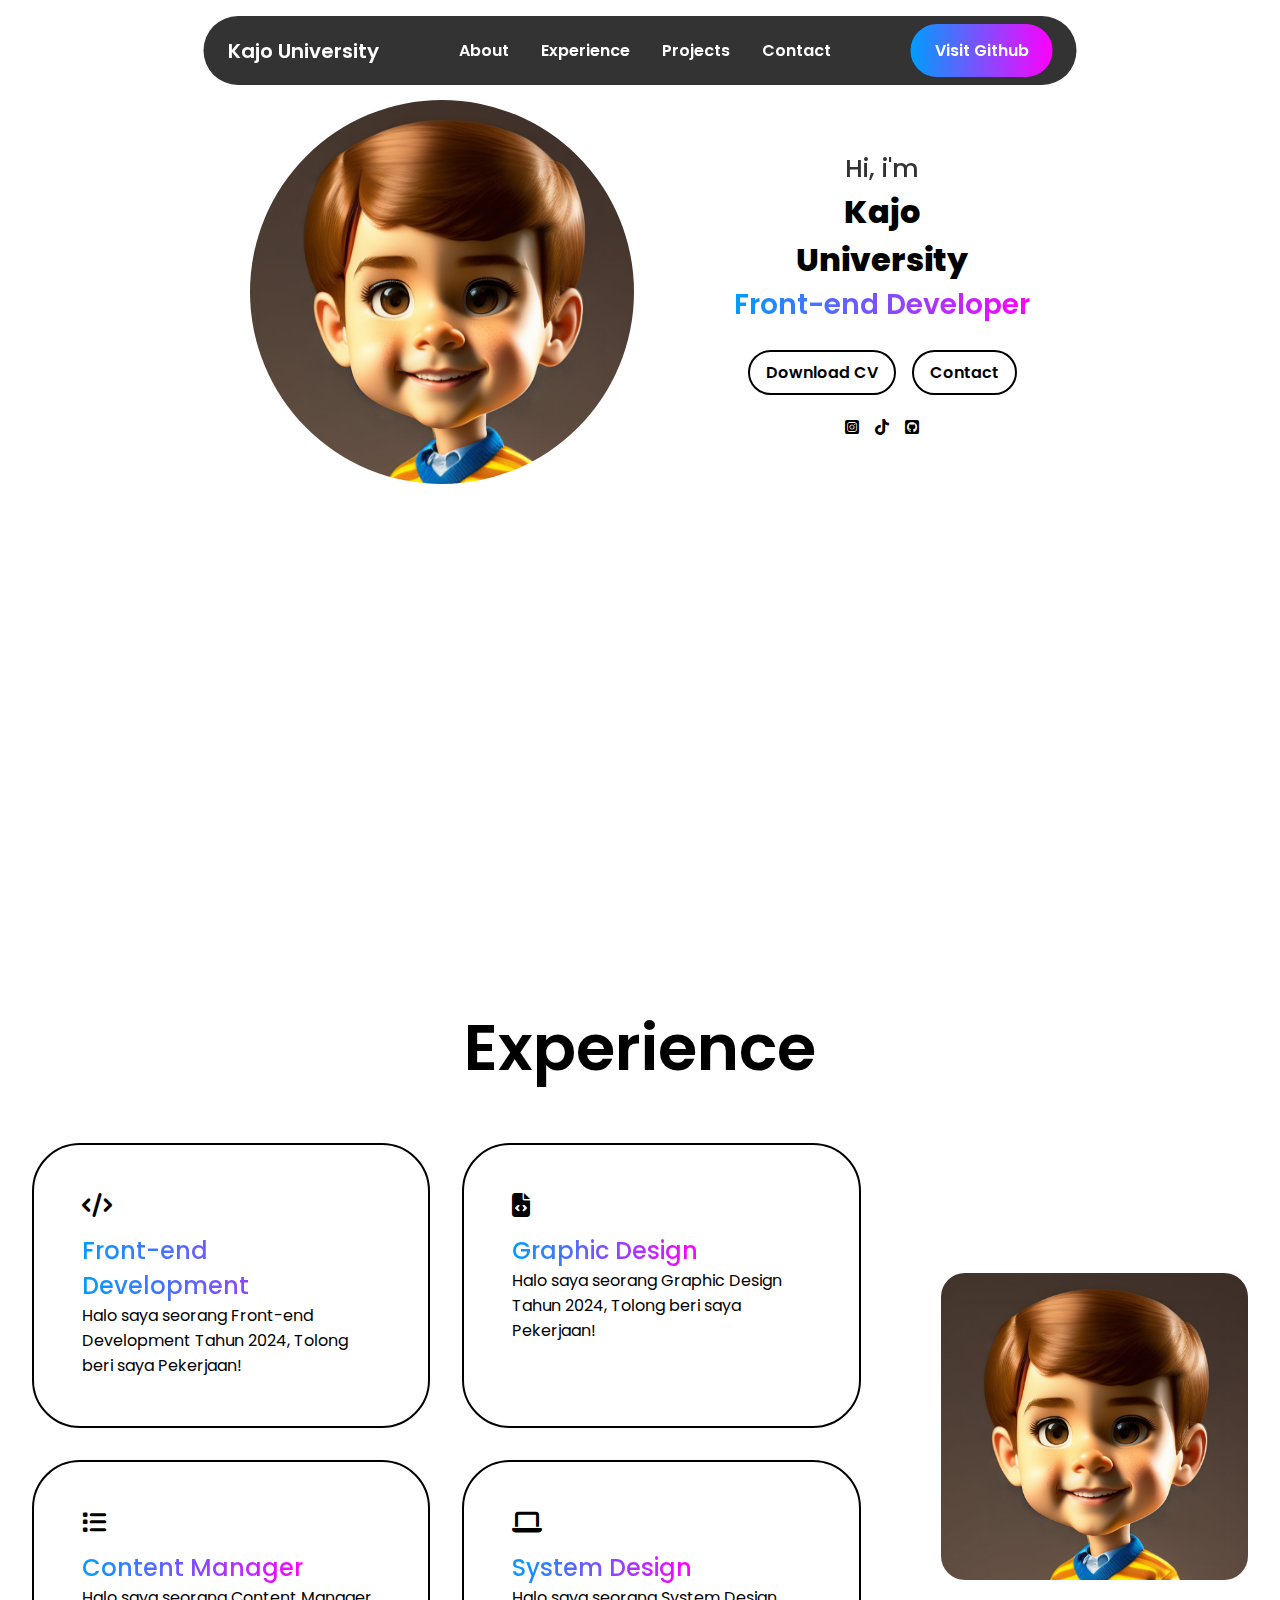
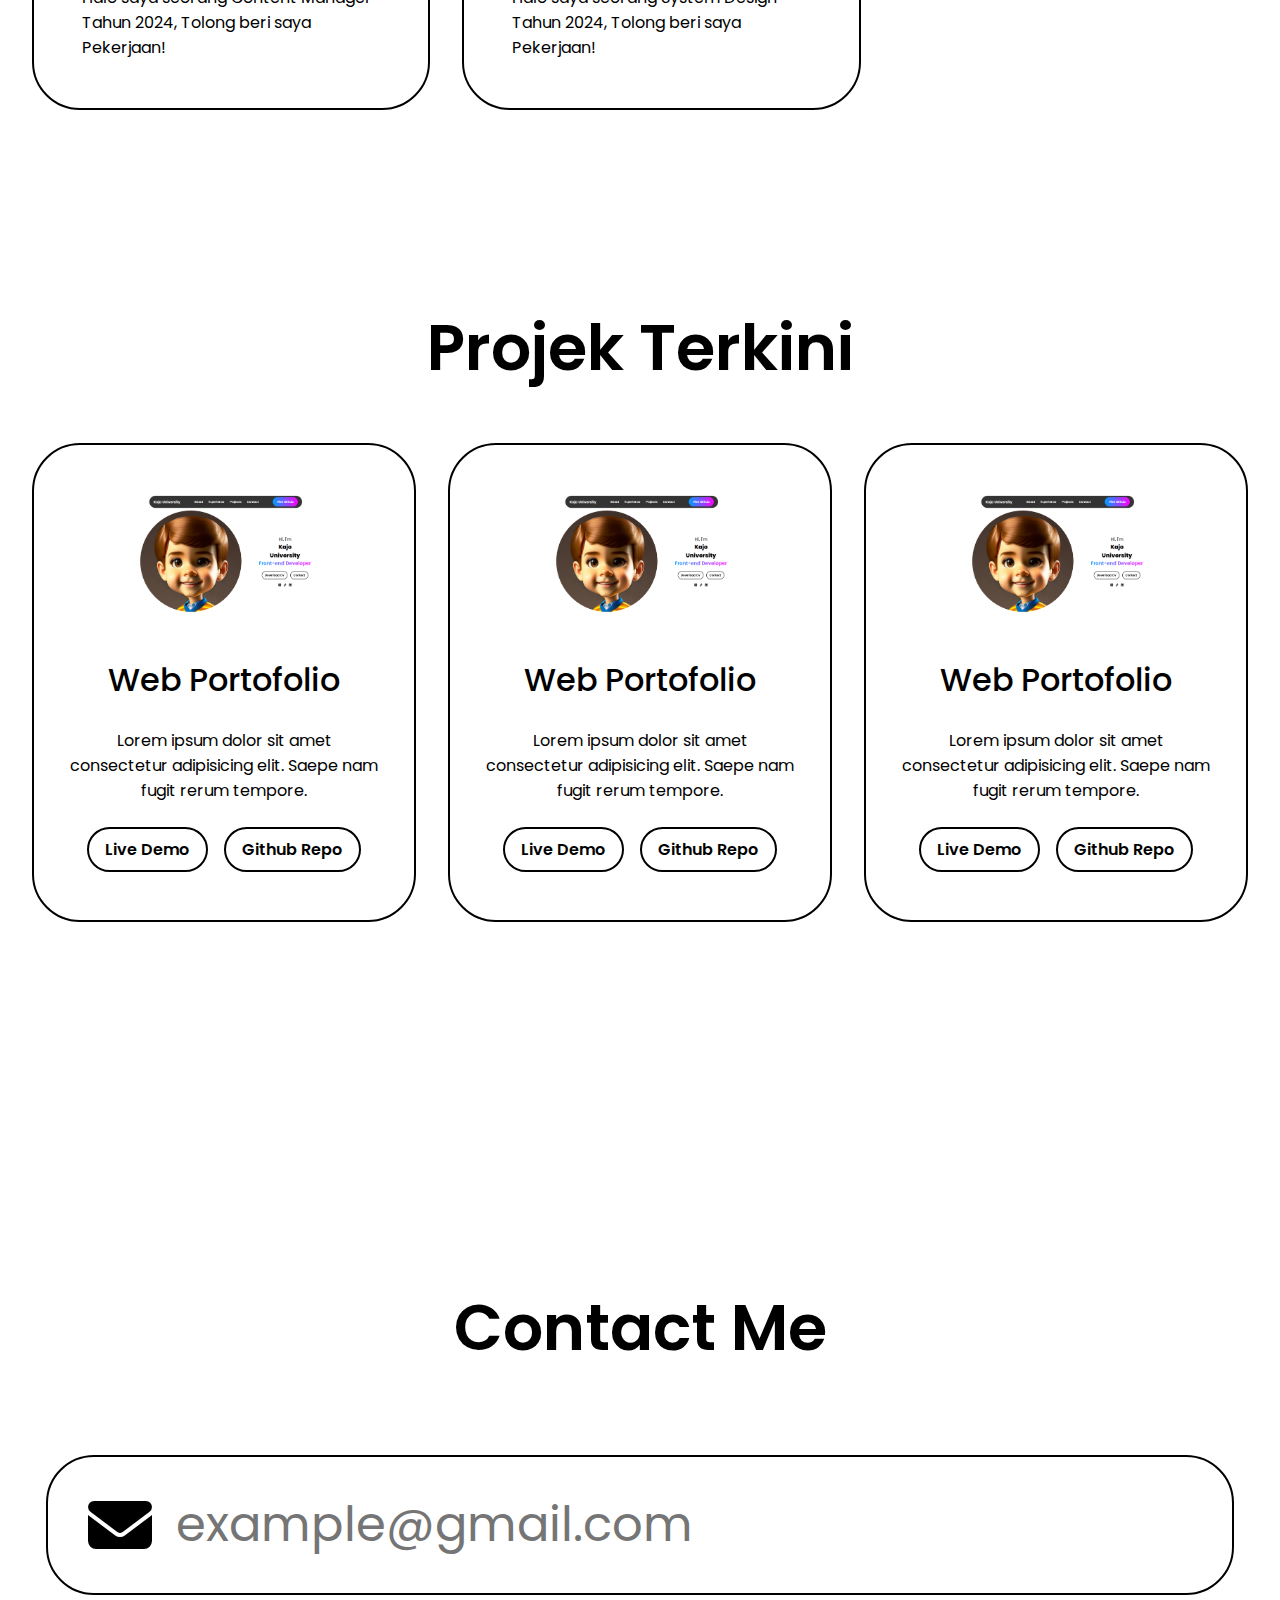
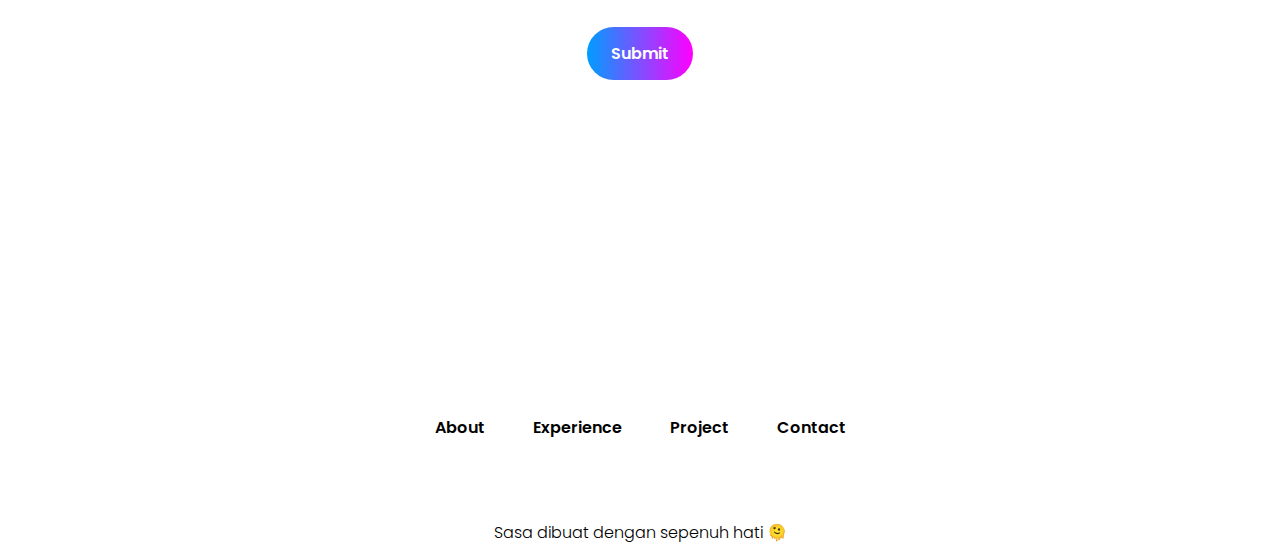
<file: index.html>
<!DOCTYPE html>
<html lang="en">
  <head>
    <meta charset="UTF-8" />
    <meta name="viewport" content="width=device-width, initial-scale=1.0" />
    <title>My Portofolio | Kajo</title>
    <link rel="stylesheet" href="style.css" />
    <!-- FONT AWESOME -->
    <link
      rel="stylesheet"
      href="https://cdnjs.cloudflare.com/ajax/libs/font-awesome/6.6.0/css/all.min.css"
    />
    <!-- GOOGLE FONT POPPINS -->
    <link rel="preconnect" href="https://fonts.googleapis.com" />
    <link rel="preconnect" href="https://fonts.gstatic.com" crossorigin />
    <link
      href="https://fonts.googleapis.com/css2?family=Poppins:ital,wght@0,100;0,200;0,300;0,400;0,500;0,600;0,700;0,800;0,900;1,100;1,200;1,300;1,400;1,500;1,600;1,700;1,800;1,900&display=swap"
      rel="stylesheet"
    />
  </head>
  <body>
    <!-- NAVBAR START -->
    <header>
      <!-- Kotak Pertama -->
      <a href="#" class="logo">
        <span>Kajo University</span>
      </a>
      <!-- Kotak Kedua -->
      <ul class="nav-links">
        <li>
          <a href="#about">About</a>
        </li>
        <li>
          <a href="#experience">Experience</a>
        </li>
        <li>
          <a href="#projects">Projects</a>
        </li>
        <li>
          <a href="#contact">Contact</a>
        </li>
      </ul>
      <!-- Kotak Ketiga -->
      <button class="visit-btn">Visit Github</button>
    </header>
    <!-- NAVBAR END -->

    <!-- ABOUT START -->
    <section id="about" class="about">
      <div class="about-container">
        <img src="IMAM.png" alt="about" />
        <div class="info-box">
          <div class="text">
            <h3>Hi, i'm</h3>
            <h1>Kajo</h1>
            <h1>University</h1>
            <span>Front-end Developer</span>
          </div>
          <div class="btn-group">
            <div class="btn">Download CV</div>
            <div class="btn">Contact</div>
          </div>
          <div class="socials">
            <i class="fa-brands fa-square-instagram"></i>
            <i class="fa-brands fa-tiktok"></i>
            <i class="fa-brands fa-square-github"></i>
          </div>
        </div>
      </div>
    </section>
    <!-- ABOUT END -->

    <!-- EXPERIENCE START -->
    <section id="experience" class="experience">
      <h2 class="section-title">Experience</h2>
      <div class="experience-info">
        <div class="grid">
          <div class="grid-card">
            <i class="fa-solid fa-code"></i>
            <span>Front-end Development</span>
            <p>
              Halo saya seorang Front-end Development Tahun 2024, Tolong beri
              saya Pekerjaan!
            </p>
          </div>
          <div class="grid-card">
            <i class="fa-solid fa-file-code"></i>
            <span>Graphic Design</span>
            <p>
              Halo saya seorang Graphic Design Tahun 2024, Tolong beri saya
              Pekerjaan!
            </p>
          </div>
          <div class="grid-card">
            <i class="fa-solid fa-list"></i>
            <span>Content Manager</span>
            <p>
              Halo saya seorang Content Manager Tahun 2024, Tolong beri saya
              Pekerjaan!
            </p>
          </div>
          <div class="grid-card">
            <i class="fa-solid fa-laptop"></i>
            <span>System Design</span>
            <p>
              Halo saya seorang System Design Tahun 2024, Tolong beri saya
              Pekerjaan!
            </p>
          </div>
        </div>
        <img src="IMAM.png" alt="experience image" />
      </div>
    </section>
    <!-- EXPERIENCE END -->

    <!-- PROJECT START -->
    <section id="projects" class="projects">
      <h2 class="section-title">Projek Terkini</h2>
      <div class="grid-projects">
        <div class="project-card">
          <img src="project123.png" alt="project 1" />
          <h3>Web Portofolio</h3>
          <p>
            Lorem ipsum dolor sit amet consectetur adipisicing elit. Saepe nam
            fugit rerum tempore.
          </p>
          <div class="btn-group">
            <div class="btn">Live Demo</div>
            <div class="btn">Github Repo</div>
          </div>
        </div>
        <div class="project-card">
          <img src="project123.png" alt="project 2" />
          <h3>Web Portofolio</h3>
          <p>
            Lorem ipsum dolor sit amet consectetur adipisicing elit. Saepe nam
            fugit rerum tempore.
          </p>
          <div class="btn-group">
            <div class="btn">Live Demo</div>
            <div class="btn">Github Repo</div>
          </div>
        </div>
        <div class="project-card">
          <img src="project123.png" alt="project 3" />
          <h3>Web Portofolio</h3>
          <p>
            Lorem ipsum dolor sit amet consectetur adipisicing elit. Saepe nam
            fugit rerum tempore.
          </p>
          <div class="btn-group">
            <div class="btn">Live Demo</div>
            <div class="btn">Github Repo</div>
          </div>
        </div>
      </div>
    </section>
    <!-- PROJECT END -->

    <!-- CONTACT START -->
    <section id="contact" class="contact">
      <div class="input-box">
        <h2 class="section-title">Contact Me</h2>
        <div class="input">
          <input type="email" placeholder="example@gmail.com" />
          <i class="fa-solid fa-envelope"></i>
        </div>
        <div class="visit-btn">Submit</div>
      </div>
    </section>
    <!-- CONTACT END -->
    <!-- FOOTER START -->
    <footer>
      <ul>
        <li>
          <a href="#about">About</a>
        </li>
        <li>
          <a href="#experience">Experience</a>
        </li>
        <li>
          <a href="#projects">Project</a>
        </li>
        <li>
          <a href="#contact">Contact</a>
        </li>
      </ul>
      <p class="copyright">Sasa dibuat dengan sepenuh hati 🫠</p>
    </footer>
    <!-- FOOTER END -->
  </body>
</html>
</file>
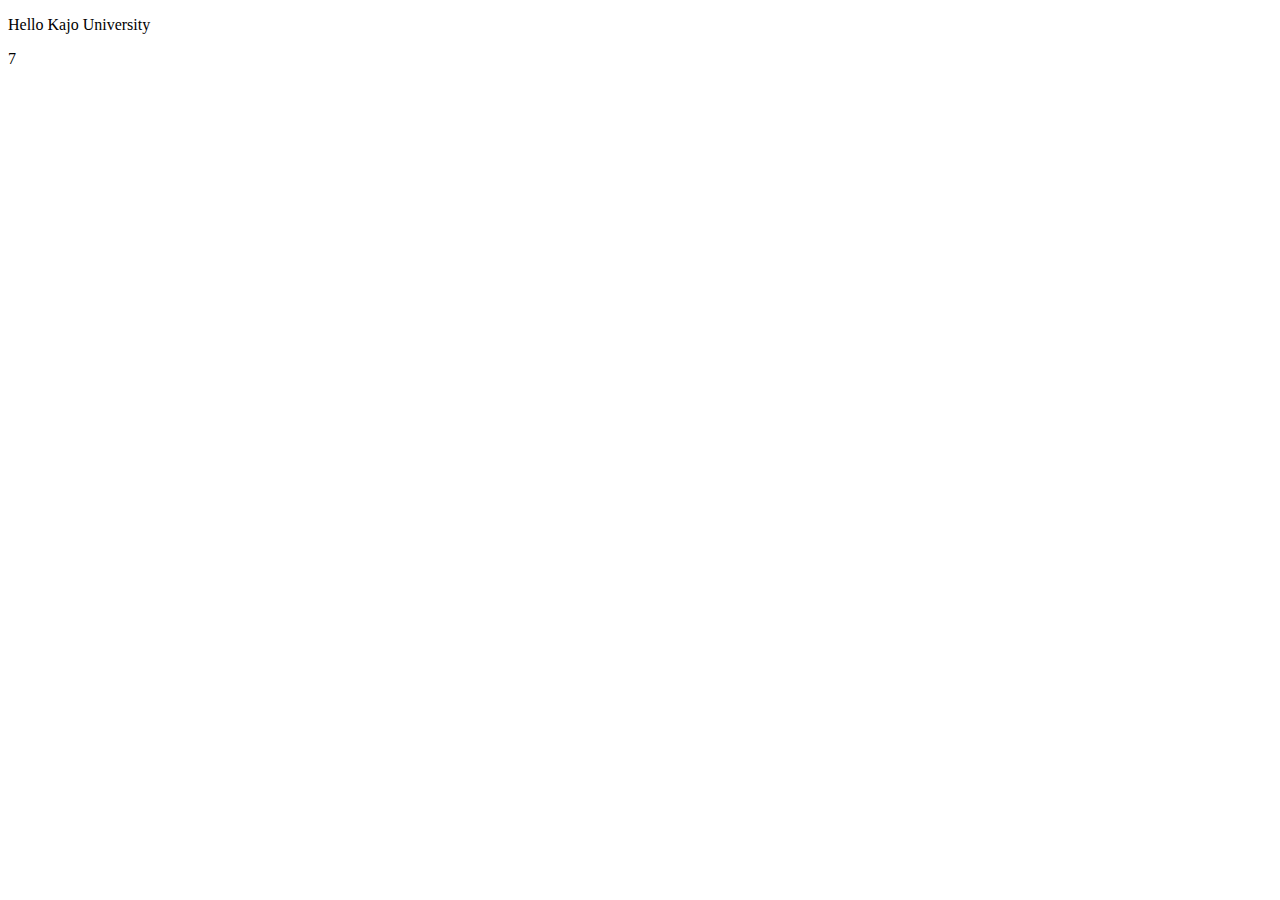
<file: function.html>
<!DOCTYPE html>
<html lang="en">
  <head>
    <meta charset="UTF-8" />
    <meta name="viewport" content="width=device-width, initial-scale=1.0" />
    <title>Kajo University</title>
  </head>
  <body>
    <script>
      function sayHello(firstName, LastName) {
        const say = `<p>Hello ${firstName} ${LastName}</p>`;
        return say;
      }
      const hasil = sayHello("Kajo", "University");
      document.writeln(hasil);
      function sum(a, b) {
        const resultSum = a + b;
        return resultSum;
      }
      const hasilSum = sum(2, 5);
      document.writeln(hasilSum);
    </script>
  </body>
</html>
</file>
<file: style.css>
* {
  font-family: "Poppins", sans-serif;
  margin: 0;
  padding: 0;
  list-style: none;
  box-sizing: border-box;
  text-decoration: none;
  scroll-behavior: smooth;
}
/* NAVBAR START */
header {
  position: fixed;
  top: 16px;
  left: 50%;
  transform: translateX(-50%);
  display: flex;
  align-items: center;
  justify-content: center;
  gap: 80px;
  background-color: rgba(0, 0, 0, 0.8);
  padding-top: 8px;
  padding-bottom: 8px;
  padding-left: 24px;
  padding-right: 24px;
  border-radius: 48px;
  z-index: 1000;
}
.logo {
  color: white;
  font-size: 20px;
  font-weight: 600;
  text-wrap: nowrap;
  transition: 0.3s ease-in-out;
}
.logo:hover {
  transform: scale(1.1);
}
.nav-links {
  display: flex;
  gap: 32px;
}
li a {
  position: relative;
  color: white;
  font-weight: 600;
}
li a::before {
  position: absolute;
  content: "";
  width: 0;
  left: 0;
  height: 5px;
  top: 25px;
  border: 16px;
  background: linear-gradient(to right, rgb(0, 157, 255), rgb(255, 0, 255));
  transition: 0.3s ease-in-out;
}
li a:hover::before {
  width: 100%;
}
.visit-btn {
  padding: 14px 24px;
  border-radius: 48px;
  border: none;
  font-weight: 600;
  font-size: 16px;
  color: white;
  cursor: pointer;
  text-wrap: nowrap;
  background: linear-gradient(to right, rgb(0, 157, 255), rgb(255, 0, 255));
}
.visit-btn:hover {
  transform: scale(1.03);
  background: linear-gradient(to right, rgb(238, 255, 0), rgb(0, 255, 60));
  color: black;
}
/* NAVBAR END */
/* About Start */
section {
  min-height: 100vh;
  padding: 100px 32px 80px 32px;
  position: relative;
  width: 100%;
}
.about-container {
  display: flex;
  justify-content: center;
  align-items: center;
  gap: 100px;
}
.about-container img {
  width: 30vw;
  border-radius: 50%;
}
.info-box {
  display: flex;
  align-items: center;
  justify-content: center;
  text-align: center;
  flex-direction: column;
  gap: 24px;
}
.info-box h3 {
  font-size: 25px;
  font-weight: 500;
  opacity: 0.8;
}
.info-box h1 {
  font-size: 32px;
  font-weight: 800;
}
.info-box span {
  background: linear-gradient(to right, rgb(0, 157, 255), rgb(255, 0, 255));
  font-size: 28px;
  font-weight: 600;
  background-clip: text;
  color: transparent;
}
.btn-group {
  display: flex;
  gap: 16px;
}
.btn-group .btn {
  border: 2px solid black;
  padding: 8px 16px 8px 16px;
  border-radius: 32px;
  cursor: pointer;
  font-weight: 600;
  text-wrap: nowrap;
  transition: 0.3s ease-in-out;
}
.btn-group .btn:hover {
  background: linear-gradient(to right, rgb(238, 255, 0), rgb(0, 255, 60));
}
.socials {
  display: flex;
  cursor: pointer;
  gap: 16px;
}
.socials i:hover {
  transform: scale(1.1);
}
/* About End */
/* Experience Start */
.section-title {
  font-size: 64px;
  text-align: center;
  font-weight: 600;
  margin-bottom: 48px;
}
.experience-info {
  display: flex;
  align-items: center;
  justify-content: center;
  gap: 80px;
}
.experience img {
  width: 24vw;
  border-radius: 24px;
}
.grid {
  display: grid;
  grid-template-columns: repeat(2, 1fr);
  gap: 32px;
}
.grid-card {
  border: 2px solid black;
  padding: 48px;
  border-radius: 48px;
  display: flex;
  align-items: baseline;
  justify-content: left;
  flex-direction: column;
  cursor: pointer;
  transition: 0.2s ease-in-out;
}
.grid-card:hover {
  background: black;
  transform: scale(1.02);
  color: rgb(255, 255, 255);
}
.grid-card i {
  font-size: 24px;
  margin-bottom: 16px;
}
.grid-card span {
  font-size: 24px;
  font-weight: 500;
  background: linear-gradient(to right, rgb(0, 157, 255), rgb(255, 0, 255));
  background-clip: text;
  color: transparent;
}
::-webkit-scrollbar {
  width: 10px;
}
::-webkit-scrollbar-track {
  background: rgb(219, 219, 219);
}
::-webkit-scrollbar-thumb {
  background: linear-gradient(rgb(0, 157, 255), rgb(255, 0, 255));
  cursor: pointer;
}
/* Experience End */
/* Project Start */
.grid-projects {
  display: grid;
  grid-template-columns: repeat(auto-fit, minmax(300px, 1fr));
  gap: 32px;
}
.project-card {
  padding: 48px 32px;
  display: flex;
  flex-direction: column;
  align-items: center;
  justify-content: center;
  text-align: center;
  gap: 24px;
  border: 2px solid black;
  border-radius: 48px;
  cursor: pointer;
  transition: 0.3s ease-in-out;
}
.project-card:hover {
  background-color: black;
  color: white;
  transform: translateY(-10px) scale(1.02);
}
.project-card img {
  width: 20vw;
  border-radius: 16px;
}
.project-card h3 {
  font-size: 32px;
  font-weight: 500;
}
.project-card:hover .btn {
  border: 2px solid white;
  color: white;
}
.project-card:hover .btn:hover {
  border: 2px solid white;
  background-color: white;
  color: black;
}
/* Project End */
/* Contact Start */
.input-box {
  display: flex;
  flex-direction: column;
  align-items: center;
  justify-content: center;
  text-align: center;
  gap: 32px;
  margin-top: 80px;
}
.input-box input {
  border-radius: 48px;
  border: 2px solid black;
  padding: 32px 128px;
  font-size: 48px;
}
.input-box input::placeholder {
  font-size: 48px;
}
.input {
  position: relative;
}
.input i {
  position: absolute;
  font-size: 64px;
  top: 50%;
  left: 10px;
  transform: translate(50%, -50%);
}
/* Contact End */
/* Footer Start */
footer {
  bottom: 0;
  left: 0;
  height: 160px;
  width: 100%;
  display: flex;
  flex-direction: column;
  gap: 16px;
  align-items: center;
  justify-content: center;
  gap: 48px;
}
footer ul {
  display: flex;
  align-items: center;
  gap: 48px;
}
footer ul li a {
  color: black;
  font-weight: 600;
}
.copyright {
  font-weight: 300;
  margin-top: 32px;
}
/* Footer End */
</file>
